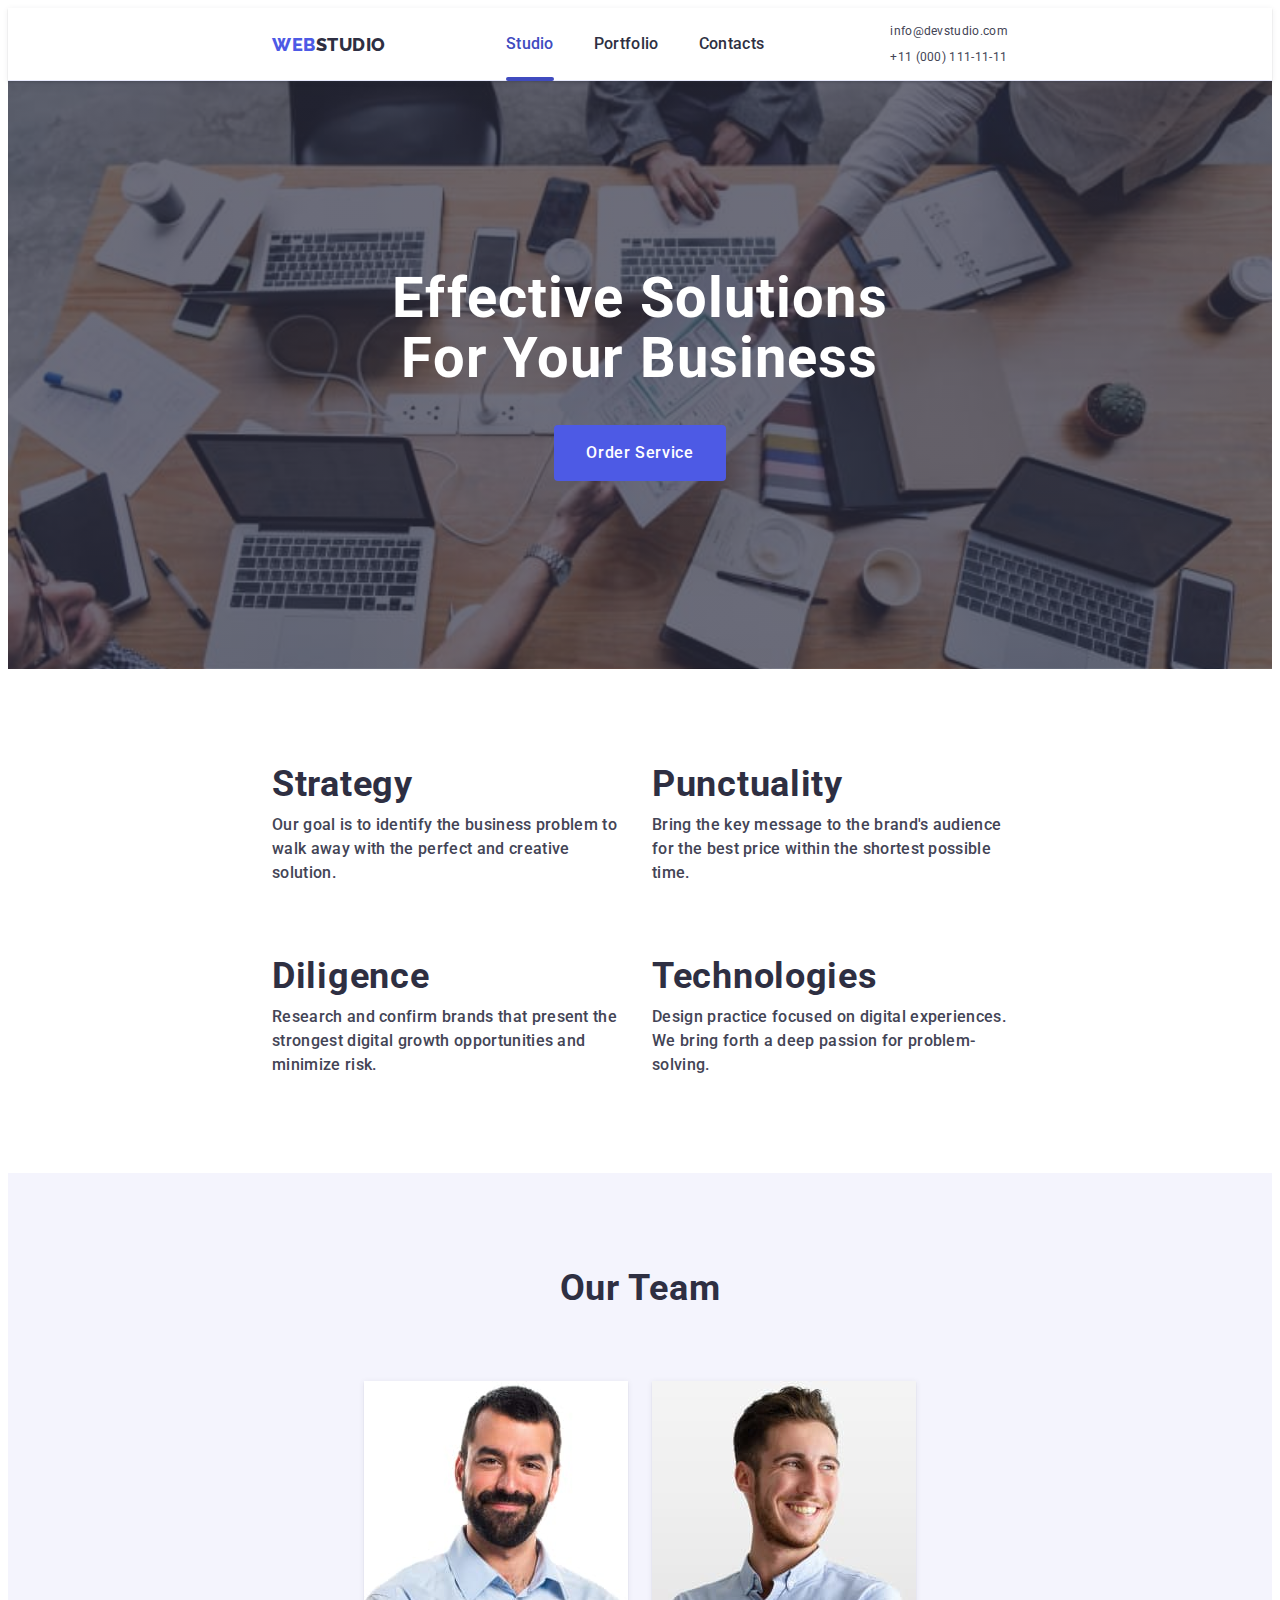
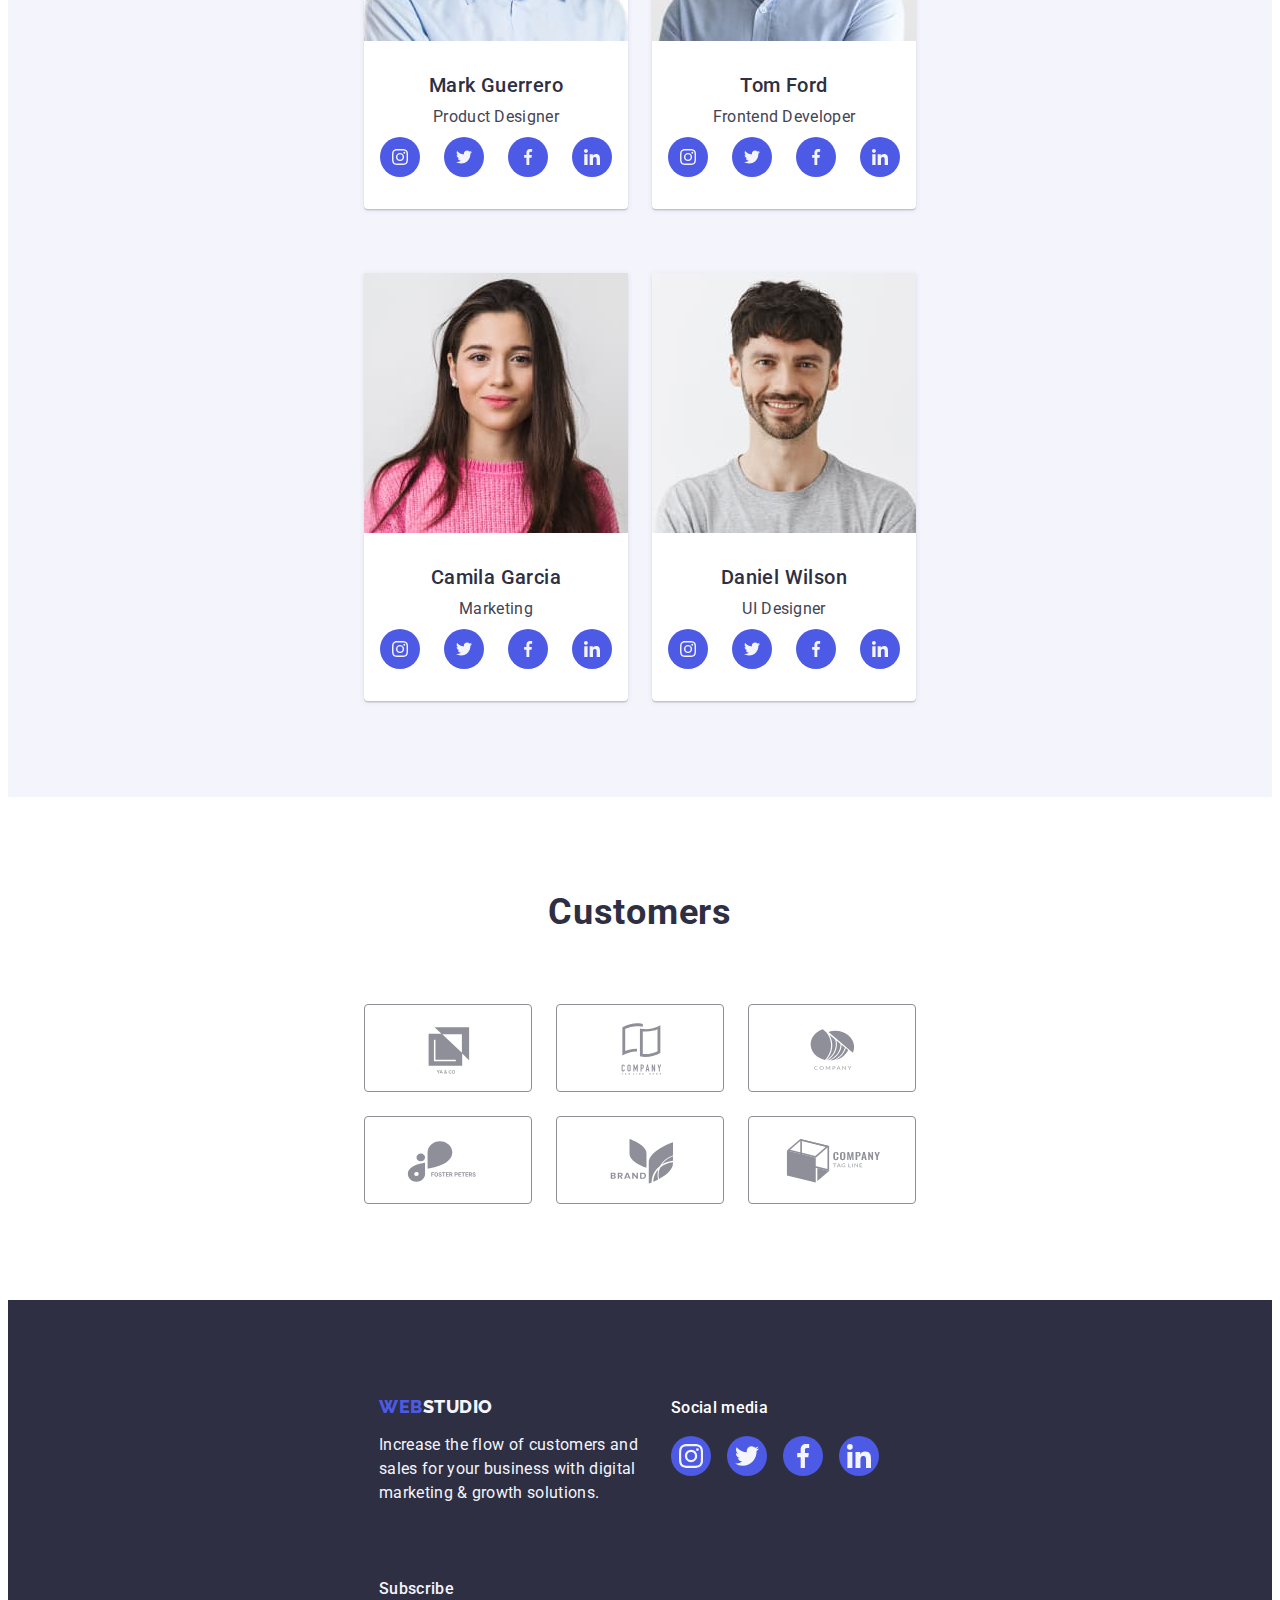
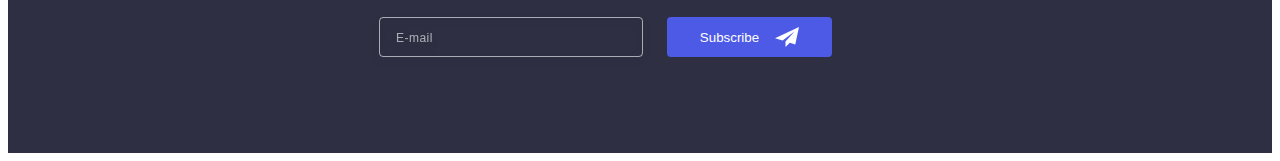
<file: index.html>
<!DOCTYPE html>
<html lang="en">
  <head>
    <meta charset="UTF-8" />
    <meta http-equiv="X-UA-Compatible" content="IE=edge" />
    <meta name="viewport" content="width=device-width, initial-scale=1.0" />
    <title>HomeWork</title>
    <link rel="preconnect" href="https://fonts.googleapis.com" />
    <link rel="preconnect" href="https://fonts.gstatic.com" crossorigin />
    <link
      href="https://fonts.googleapis.com/css2?family=Raleway:wght@800&family=Roboto:wght@400;500;700;900&display=swap"
      rel="stylesheet"
    />
    <link
      rel="stylesheet"
      href="https://cdnjs.cloudflare.com/ajax/libs/modern-normalize/1.1.0/modern-normalize.min.css"
      integrity="sha512-wpPYUAdjBVSE4KJnH1VR1HeZfpl1ub8YT/NKx4PuQ5NmX2tKuGu6U/JRp5y+Y8XG2tV+wKQpNHVUX03MfMFn9Q=="
      crossorigin="anonymous"
      referrerpolicy="no-referrer"
    />
    <link rel="stylesheet" href="./css/styles.css" />
    <link rel="stylesheet" href="./css/media.css" />
  </head>
  <body>
    <!-- Header -->
    <header class="header">
      <div class="header-container container">
        <nav class="nav-links">
          <a class="logo link" href="./index.html"
            >Web<span class="accent">Studio</span></a
          >
          <ul class="nav-list list">
            <li class="current-page-wrap">
              <a class="nav-item link current-page" href="./index.html"
                >Studio</a
              >
            </li>

            <li>
              <a class="nav-item link" href="./portfolio.html">Portfolio</a>
            </li>
            <li><a class="nav-item link" href="">Contacts</a></li>
          </ul>
        </nav>

        <address class="address">
          <ul class="list contact-list">
            <li>
              <a class="contact link" href="mailto:info@devstudio.com"
                >info@devstudio.com</a
              >
            </li>
            <li>
              <a class="contact link" href="tel:+110001111111"
                >+11 (000) 111-11-11</a
              >
            </li>
          </ul>
        </address>
        <button type="button" class="mob-menu-btn" data-menu-open>
          <svg width="32" height="32" class="mob-menu-icon">
            <use href="./images/icons.svg#icon-mob-menu"></use>
          </svg>
        </button>
      </div>
      <!-- ! =====================MOB MENU======================= -->
      <div class="mob-menu-wrap is-hidden" data-menu>
        <button type="button" class="mob-menu-close" data-menu-close>
          <svg width="8" height="8" class="close-icon">
            <use href="./images/icons.svg#icon-close-black"></use>
          </svg>
        </button>
        <ul class="mob-menu-nav-list list">
          <li class="mob-nav-item">
            <a class="mob-nav-link link current-menu-item" href="./index.html"
              >Studio</a
            >
          </li>

          <li class="mob-nav-item">
            <a class="mob-nav-link link" href="./portfolio.html">Portfolio</a>
          </li>
          <li class="mob-nav-item">
            <a class="mob-nav-link link" href="">Contacts</a>
          </li>
        </ul>

        <address class="mob-menu-address">
          <ul class="list menu-contact-list">
            <li class="mob-menu-number">
              <a class="mob-contact-number link" href="tel:+110001111111"
                >+11 (000) 111-11-11</a
              >
            </li>
            <li class="mob-menu-mail">
              <a class="mob-contact-mail link" href="mailto:info@devstudio.com"
                >info@devstudio.com</a
              >
            </li>
          </ul>
        </address>

        <!--  SOC MEDIA ICONS -->

        <ul class="mob-soc list">
          <li class="soc-media-icon">
            <a href="" class="soc-link">
              <svg width="16" height="16" class="soc-link-icon">
                <use href="./images/icons.svg#icon-instagram"></use>
              </svg>
            </a>
          </li>
          <li class="soc-media-icon">
            <a href="" class="soc-link">
              <svg width="16" height="16" class="soc-link-icon">
                <use href="./images/icons.svg#icon-twitter"></use>
              </svg>
            </a>
          </li>
          <li class="soc-media-icon">
            <a href="" class="soc-link">
              <svg width="16" height="16" class="soc-link-icon">
                <use href="./images/icons.svg#icon-facebook"></use>
              </svg>
            </a>
          </li>
          <li class="soc-media-icon">
            <a href="" class="soc-link">
              <svg width="16" height="16" class="soc-link-icon">
                <use href="./images/icons.svg#icon-linkedin"></use>
              </svg>
            </a>
          </li>
        </ul>
      </div>
    </header>
    <main>
      <!-- Hero -->
      <section class="hero">
        <div class="hero-container container">
          <h1 class="hero-title">Effective Solutions for Your Business</h1>
          <button class="button-hero" type="button" data-modal-open>
            Order Service
          </button>
        </div>
      </section>
      <!-- Advantages & Features -->
      <section class="features-section section">
        <div class="container">
          <h2 class="section-title" hidden>Advantages & Features</h2>
          <ul class="list features-list">
            <li class="feature-container">
              <div class="icon-bg">
                <svg width="64" height="64">
                  <use href="./images/icons.svg#icon-antenna"></use>
                </svg>
              </div>
              <h3 class="title feature-title">Strategy</h3>
              <p class="feature">
                Our goal is to identify the business problem to walk away with
                the perfect and creative solution.
              </p>
            </li>
            <li class="feature-container">
              <div class="icon-bg">
                <svg width="64" height="64">
                  <use href="./images/icons.svg#icon-clock"></use>
                </svg>
              </div>
              <h3 class="title feature-title">Punctuality</h3>
              <p class="feature">
                Bring the key message to the brand's audience for the best price
                within the shortest possible time.
              </p>
            </li>
            <li class="feature-container">
              <div class="icon-bg">
                <svg width="64" height="64">
                  <use href="./images/icons.svg#icon-diagram"></use>
                </svg>
              </div>
              <h3 class="title feature-title">Diligence</h3>
              <p class="feature">
                Research and confirm brands that present the strongest digital
                growth opportunities and minimize risk.
              </p>
            </li>
            <li class="feature-container">
              <div class="icon-bg">
                <svg width="64" height="64">
                  <use href="./images/icons.svg#icon-astronaut"></use>
                </svg>
              </div>
              <h3 class="title feature-title">Technologies</h3>
              <p class="feature">
                Design practice focused on digital experiences. We bring forth a
                deep passion for problem-solving.
              </p>
            </li>
          </ul>
        </div>
      </section>

      <!-- ================Presentation pictures================= -->

      <section class="presentation-section section">
        <div class="container presentation-container">
          <h2 class="section-title presentation-title">What are we doing</h2>
          <ul class="list presentation-pics">
            <li class="present-pic">
              <img
                srcset="./images/monitor-2x.jpg 2x"
                src="./images/monitor.jpg"
                alt="Monitor"
                width="360"
              />
            </li>
            <li class="present-pic">
              <img
                srcset="/images/smartphone-2x.jpg 2x"
                src="./images/smartphone.jpg"
                alt="Multiple smartphone screens"
                width="360"
              />
            </li>
            <li class="present-pic">
              <img
                srcset="./images/hand-with-phone-2x.jpg 2x"
                src="./images/hand-with-phone.jpg"
                alt="Smartphone in hand"
                width="360"
              />
            </li>
          </ul>
        </div>
      </section>

      <!-- =================== Our team ======================== -->

      <section class="team section">
        <div class="container team-container">
          <h2 class="section-title team-title">Our Team</h2>
          <ul class="list team-list">
            <li class="team-member">
              <img
                srcset="./images/mark-2x.jpg 2x"
                src="./images/mark.jpg"
                alt="Mark Guerrero photo"
                width="264"
                class="member-photo"
              />
              <div class="member-container">
                <h3 class="title member-name">Mark Guerrero</h3>
                <p class="spec">Product Designer</p>
                <ul class="soc-media-links list">
                  <li class="soc-media-icon">
                    <a href="" class="soc-link">
                      <svg width="16" height="16" class="soc-link-icon">
                        <use href="./images/icons.svg#icon-instagram"></use>
                      </svg>
                    </a>
                  </li>
                  <li class="soc-media-icon">
                    <a href="" class="soc-link">
                      <svg width="16" height="16" class="soc-link-icon">
                        <use href="./images/icons.svg#icon-twitter"></use>
                      </svg>
                    </a>
                  </li>
                  <li class="soc-media-icon">
                    <a href="" class="soc-link">
                      <svg width="16" height="16" class="soc-link-icon">
                        <use href="./images/icons.svg#icon-facebook"></use>
                      </svg>
                    </a>
                  </li>
                  <li class="soc-media-icon">
                    <a href="" class="soc-link">
                      <svg width="16" height="16" class="soc-link-icon">
                        <use href="./images/icons.svg#icon-linkedin"></use>
                      </svg>
                    </a>
                  </li>
                </ul>
              </div>
            </li>
            <li class="team-member">
              <img
                srcset="./images/tom-2x.jpg 2x"
                src="./images/tom.jpg"
                alt="Tom Ford photo"
                width="264"
                class="member-photo"
              />
              <div class="member-container">
                <h3 class="title member-name">Tom Ford</h3>
                <p class="spec">Frontend Developer</p>
                <ul class="soc-media-links list">
                  <li class="soc-media-icon">
                    <a href="" class="soc-link">
                      <svg width="16" height="16" class="soc-link-icon">
                        <use href="./images/icons.svg#icon-instagram"></use>
                      </svg>
                    </a>
                  </li>
                  <li class="soc-media-icon">
                    <a href="" class="soc-link">
                      <svg width="16" height="16" class="soc-link-icon">
                        <use href="./images/icons.svg#icon-twitter"></use>
                      </svg>
                    </a>
                  </li>
                  <li class="soc-media-icon">
                    <a href="" class="soc-link">
                      <svg width="16" height="16" class="soc-link-icon">
                        <use href="./images/icons.svg#icon-facebook"></use>
                      </svg>
                    </a>
                  </li>
                  <li class="soc-media-icon">
                    <a href="" class="soc-link">
                      <svg width="16" height="16" class="soc-link-icon">
                        <use href="./images/icons.svg#icon-linkedin"></use>
                      </svg>
                    </a>
                  </li>
                </ul>
              </div>
            </li>
            <li class="team-member">
              <img
                srcset="./images/camila-2x.jpg 2x"
                src="./images/camila.jpg"
                alt="Camila Garcia photo"
                width="264"
                class="member-photo"
              />
              <div class="member-container">
                <h3 class="title member-name">Camila Garcia</h3>
                <p class="spec">Marketing</p>
                <ul class="soc-media-links list">
                  <li class="soc-media-icon">
                    <a href="" class="soc-link">
                      <svg width="16" height="16" class="soc-link-icon">
                        <use href="./images/icons.svg#icon-instagram"></use>
                      </svg>
                    </a>
                  </li>
                  <li class="soc-media-icon">
                    <a href="" class="soc-link">
                      <svg width="16" height="16" class="soc-link-icon">
                        <use href="./images/icons.svg#icon-twitter"></use>
                      </svg>
                    </a>
                  </li>
                  <li class="soc-media-icon">
                    <a href="" class="soc-link">
                      <svg width="16" height="16" class="soc-link-icon">
                        <use href="./images/icons.svg#icon-facebook"></use>
                      </svg>
                    </a>
                  </li>
                  <li class="soc-media-icon">
                    <a href="" class="soc-link">
                      <svg width="16" height="16" class="soc-link-icon">
                        <use href="./images/icons.svg#icon-linkedin"></use>
                      </svg>
                    </a>
                  </li>
                </ul>
              </div>
            </li>
            <li class="team-member">
              <img
                src="./images/daniel.jpg"
                alt="Daniel Wilson photo"
                width="264"
                class="member-photo"
              />
              <div class="member-container">
                <h3 class="title member-name">Daniel Wilson</h3>
                <p class="spec">UI Designer</p>
                <ul class="soc-media-links list">
                  <li class="soc-media-icon">
                    <a href="" class="soc-link">
                      <svg width="16" height="16" class="soc-link-icon">
                        <use href="./images/icons.svg#icon-instagram"></use>
                      </svg>
                    </a>
                  </li>
                  <li class="soc-media-icon">
                    <a href="" class="soc-link">
                      <svg width="16" height="16" class="soc-link-icon">
                        <use href="./images/icons.svg#icon-twitter"></use>
                      </svg>
                    </a>
                  </li>
                  <li class="soc-media-icon">
                    <a href="" class="soc-link">
                      <svg width="16" height="16" class="soc-link-icon">
                        <use href="./images/icons.svg#icon-facebook"></use>
                      </svg>
                    </a>
                  </li>
                  <li class="soc-media-icon">
                    <a href="" class="soc-link">
                      <svg width="16" height="16" class="soc-link-icon">
                        <use href="./images/icons.svg#icon-linkedin"></use>
                      </svg>
                    </a>
                  </li>
                </ul>
              </div>
            </li>
          </ul>
        </div>
      </section>
      <section class="section customers-section">
        <div class="container customers-container">
          <h2 class="section-title customers-title">Customers</h2>
          <ul class="customers-list list">
            <li class="customer">
              <a href="" class="customer-link link">
                <svg width="104" height="56" class="customer-icon">
                  <use href="./images/icons.svg#icon-client-one"></use>
                </svg>
              </a>
            </li>
            <li class="customer">
              <a href="" class="customer-link link">
                <svg width="104" height="56" class="customer-icon">
                  <use href="./images/icons.svg#icon-client-two"></use>
                </svg>
              </a>
            </li>
            <li class="customer">
              <a href="" class="customer-link link">
                <svg width="104" height="56" class="customer-icon">
                  <use href="./images/icons.svg#icon-client-three"></use>
                </svg>
              </a>
            </li>
            <li class="customer">
              <a href="" class="customer-link link">
                <svg width="104" height="56" class="customer-icon">
                  <use href="./images/icons.svg#icon-client-four"></use>
                </svg>
              </a>
            </li>
            <li class="customer">
              <a href="" class="customer-link link">
                <svg width="104" height="56" class="customer-icon">
                  <use href="./images/icons.svg#icon-client-five"></use>
                </svg>
              </a>
            </li>
            <li class="customer">
              <a href="" class="customer-link link">
                <svg width="104" height="56" class="customer-icon">
                  <use href="./images/icons.svg#icon-client-six"></use>
                </svg>
              </a>
            </li>
          </ul>
        </div>
      </section>
    </main>
    <!-- Footer -->
    <footer class="footer">
      <div class="container footer-container">
        <div class="logo-n-text">
          <a class="footer-logo link" href="./index.html"
            >Web<span class="accent-footer">Studio</span></a
          >
          <p class="footer-slogan">
            Increase the flow of customers and sales for your business with
            digital marketing & growth solutions.
          </p>
        </div>
        <div class="soc-media-footer">
          <p class="footer-soc-title">Social media</p>
          <ul class="list soc-list">
            <li class="soc-media-icon">
              <a href="" class="footer-soc-link">
                <svg width="24" height="24" class="soc-link-icon">
                  <use href="./images/icons.svg#icon-instagram"></use>
                </svg>
              </a>
            </li>
            <li class="soc-media-icon">
              <a href="" class="footer-soc-link">
                <svg width="24" height="24" class="soc-link-icon">
                  <use href="./images/icons.svg#icon-twitter"></use>
                </svg>
              </a>
            </li>
            <li class="soc-media-icon">
              <a href="" class="footer-soc-link">
                <svg width="24" height="24" class="soc-link-icon">
                  <use href="./images/icons.svg#icon-facebook"></use>
                </svg>
              </a>
            </li>
            <li class="soc-media-icon">
              <a href="" class="footer-soc-link">
                <svg width="24" height="24" class="soc-link-icon">
                  <use href="./images/icons.svg#icon-linkedin"></use>
                </svg>
              </a>
            </li>
          </ul>
        </div>
        <div class="sub-field-wrap">
          <label for="sub-inp" class="sub-label"
            ><span class="sub-text">Subscribe</span>
          </label>
          <form class="sub-form">
            <input
              type="email"
              id="sub-inp"
              class="sub-field"
              placeholder="E-mail"
              name="sub-input"
            />
            <button type="submit" class="sub-button">
              Subscribe
              <svg width="24" height="24" class="sub-icon">
                <use href="./images/icons.svg#icon-telegram"></use>
              </svg>
            </button>
          </form>
        </div>
      </div>
    </footer>
    <div class="backdrop is-hidden" data-modal>
      <div class="modal">
        <button type="button" class="modal-close" data-modal-close>
          <svg width="8" height="8" class="close-icon">
            <use href="./images/icons.svg#icon-close-black"></use>
          </svg>
        </button>

        <form class="modal-form">
          <p class="modal-text">
            Leave your contacts and we will call you back
          </p>
          <label>
            <span class="label-text">Name</span>
            <div class="mod-input-wrap">
              <input type="text" name="mod-name" class="mod-name mod-input" />
              <svg width="18" height="18" class="modal-icon">
                <use href="./images/icons.svg#icon-person"></use>
              </svg>
            </div>
          </label>

          <label>
            <span class="label-text">Phone</span>
            <div class="mod-input-wrap">
              <input type="text" name="mod-phone" class="mod-phone mod-input" />
              <svg width="18" height="18" class="modal-icon">
                <use href="./images/icons.svg#icon-phone"></use>
              </svg>
            </div>
          </label>

          <label>
            <span class="label-text">Email</span>
            <div class="mod-input-wrap">
              <input type="email" name="mod-mail" class="mod-mail mod-input" />
              <svg width="18" height="18" class="modal-icon">
                <use href="./images/icons.svg#icon-email"></use>
              </svg>
            </div>
          </label>

          <label>
            <span class="label-text">Comment</span>
            <div class="mod-input-wrap">
              <textarea
                name="mod-comment"
                id="modal-comm"
                class="mod-comment"
                placeholder="Text input"
              ></textarea>
            </div>
          </label>
          <label class="checkbox-label">
            <input type="checkbox" class="checkbox" />
            <span class="tick-wrap">
              <svg width="10" height="8" class="checkbox-tick">
                <use href="./images/icons.svg#icon-tick"></use>
              </svg>
            </span>
            <span class="priv-policy">
              I accept the terms and conditions of the
              <a
                href="https://youtu.be/dQw4w9WgXcQ"
                rel="noopener noreferrer nofollow"
                class="privacy-link"
                target="_blank"
                >Privacy Policy</a
              >.
              <!-- Check this ^ out -->
            </span>
          </label>
          <button type="submit" class="modal-send">Send</button>
        </form>
      </div>
    </div>
    <script src="./js/modal.js"></script>
    <script src="./js/mobmenu.js"></script>
  </body>
</html>
</file>
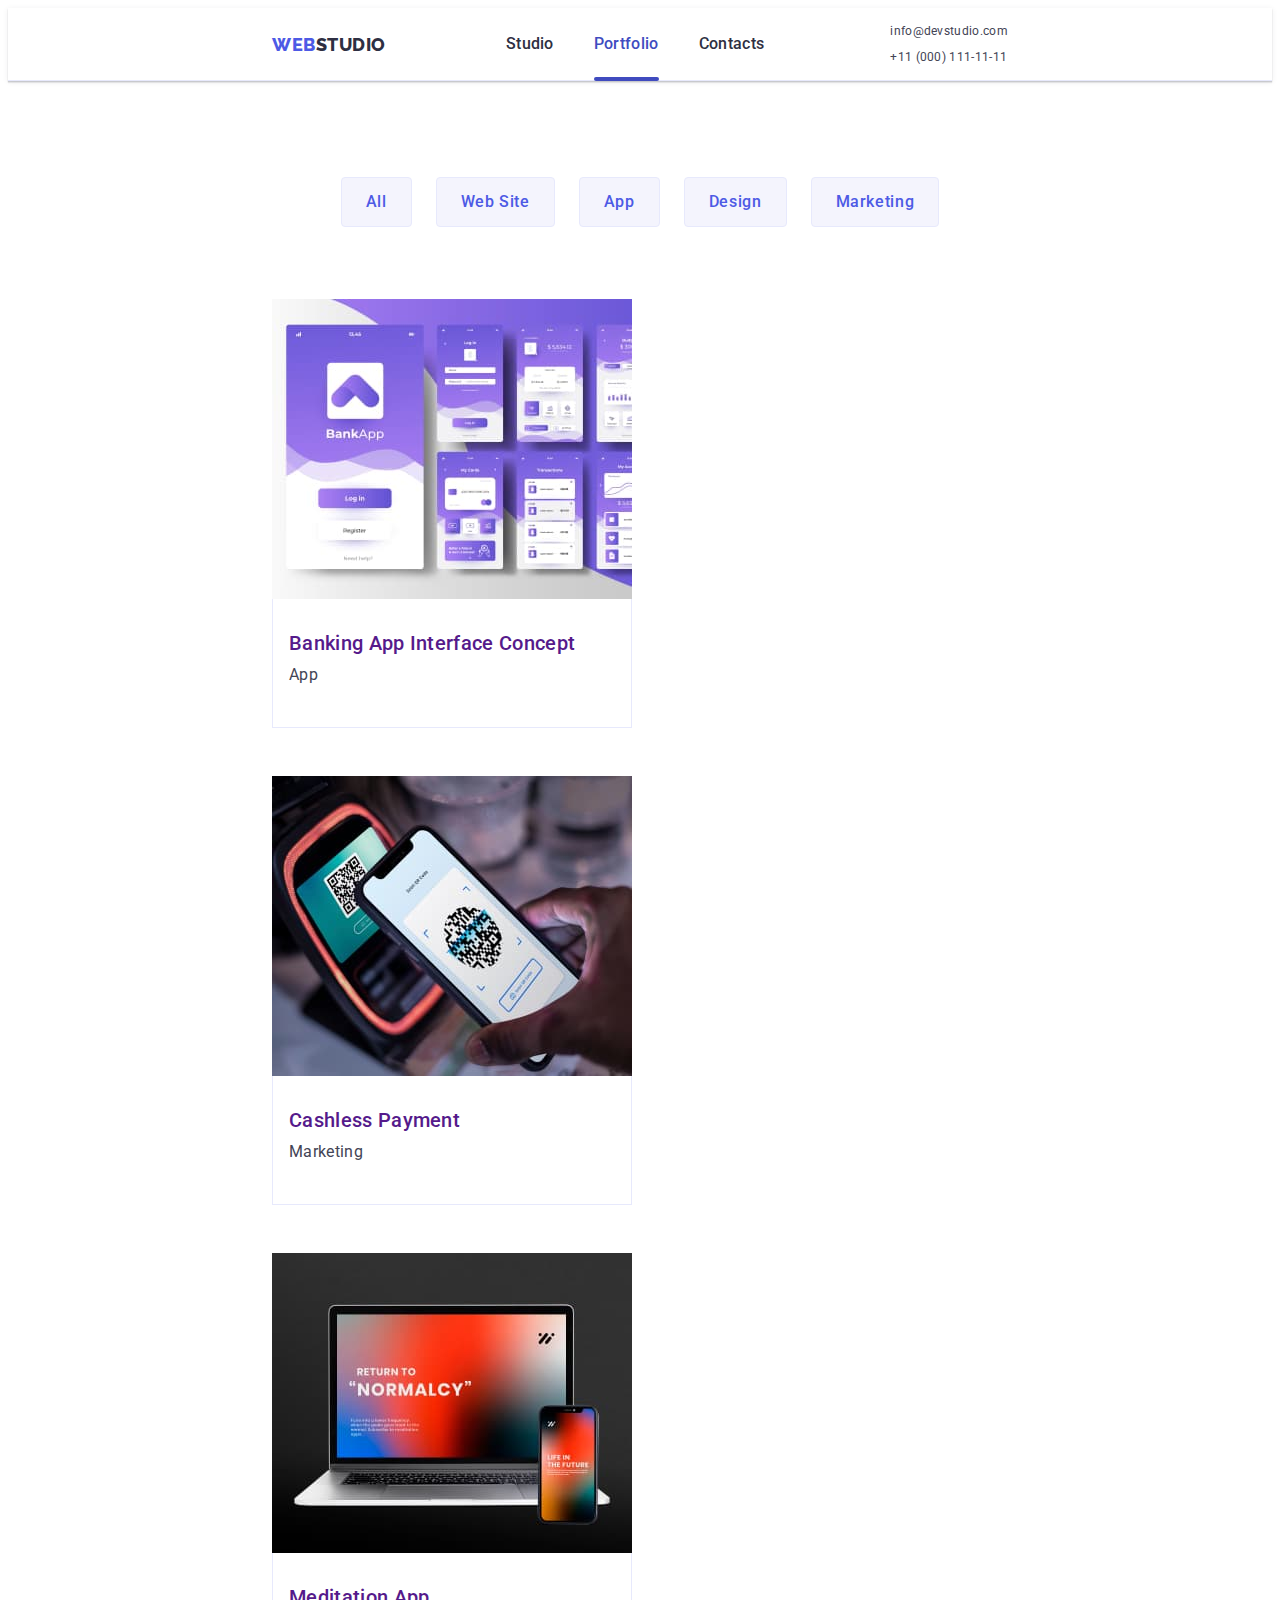
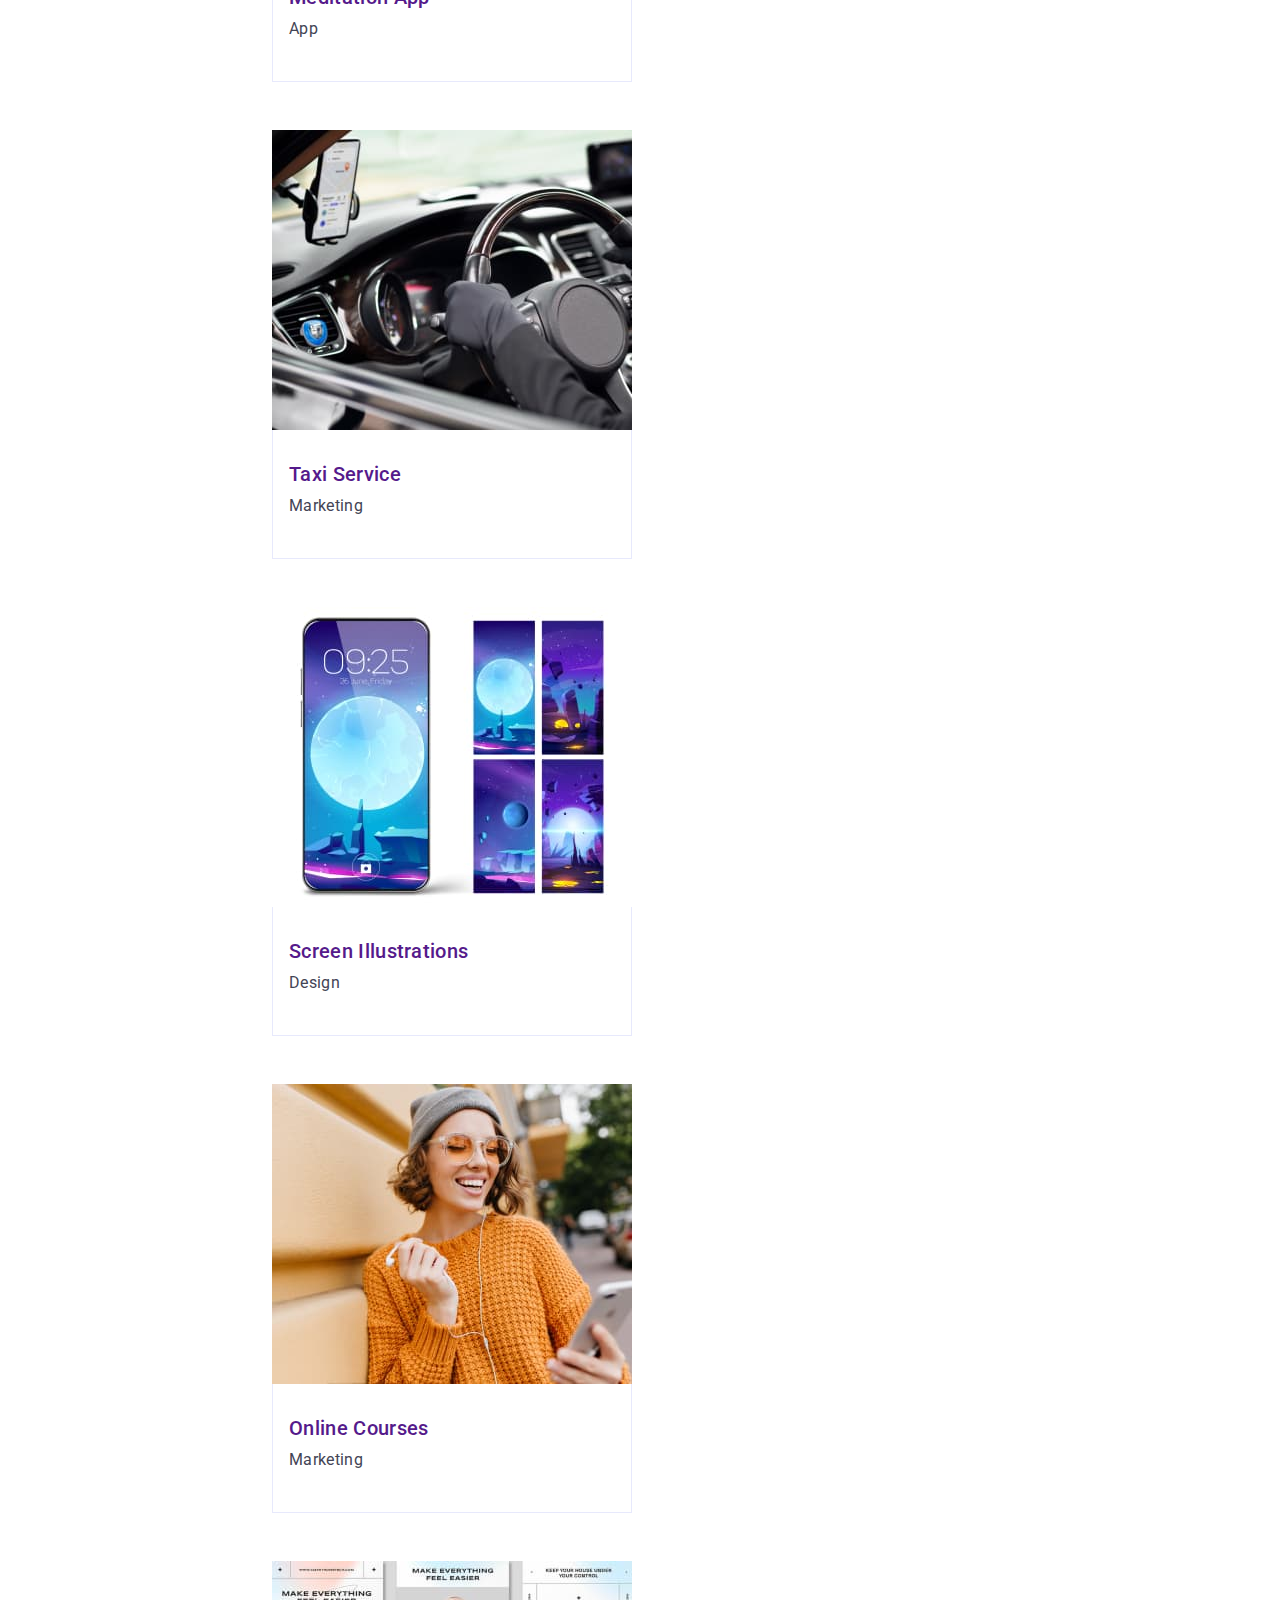
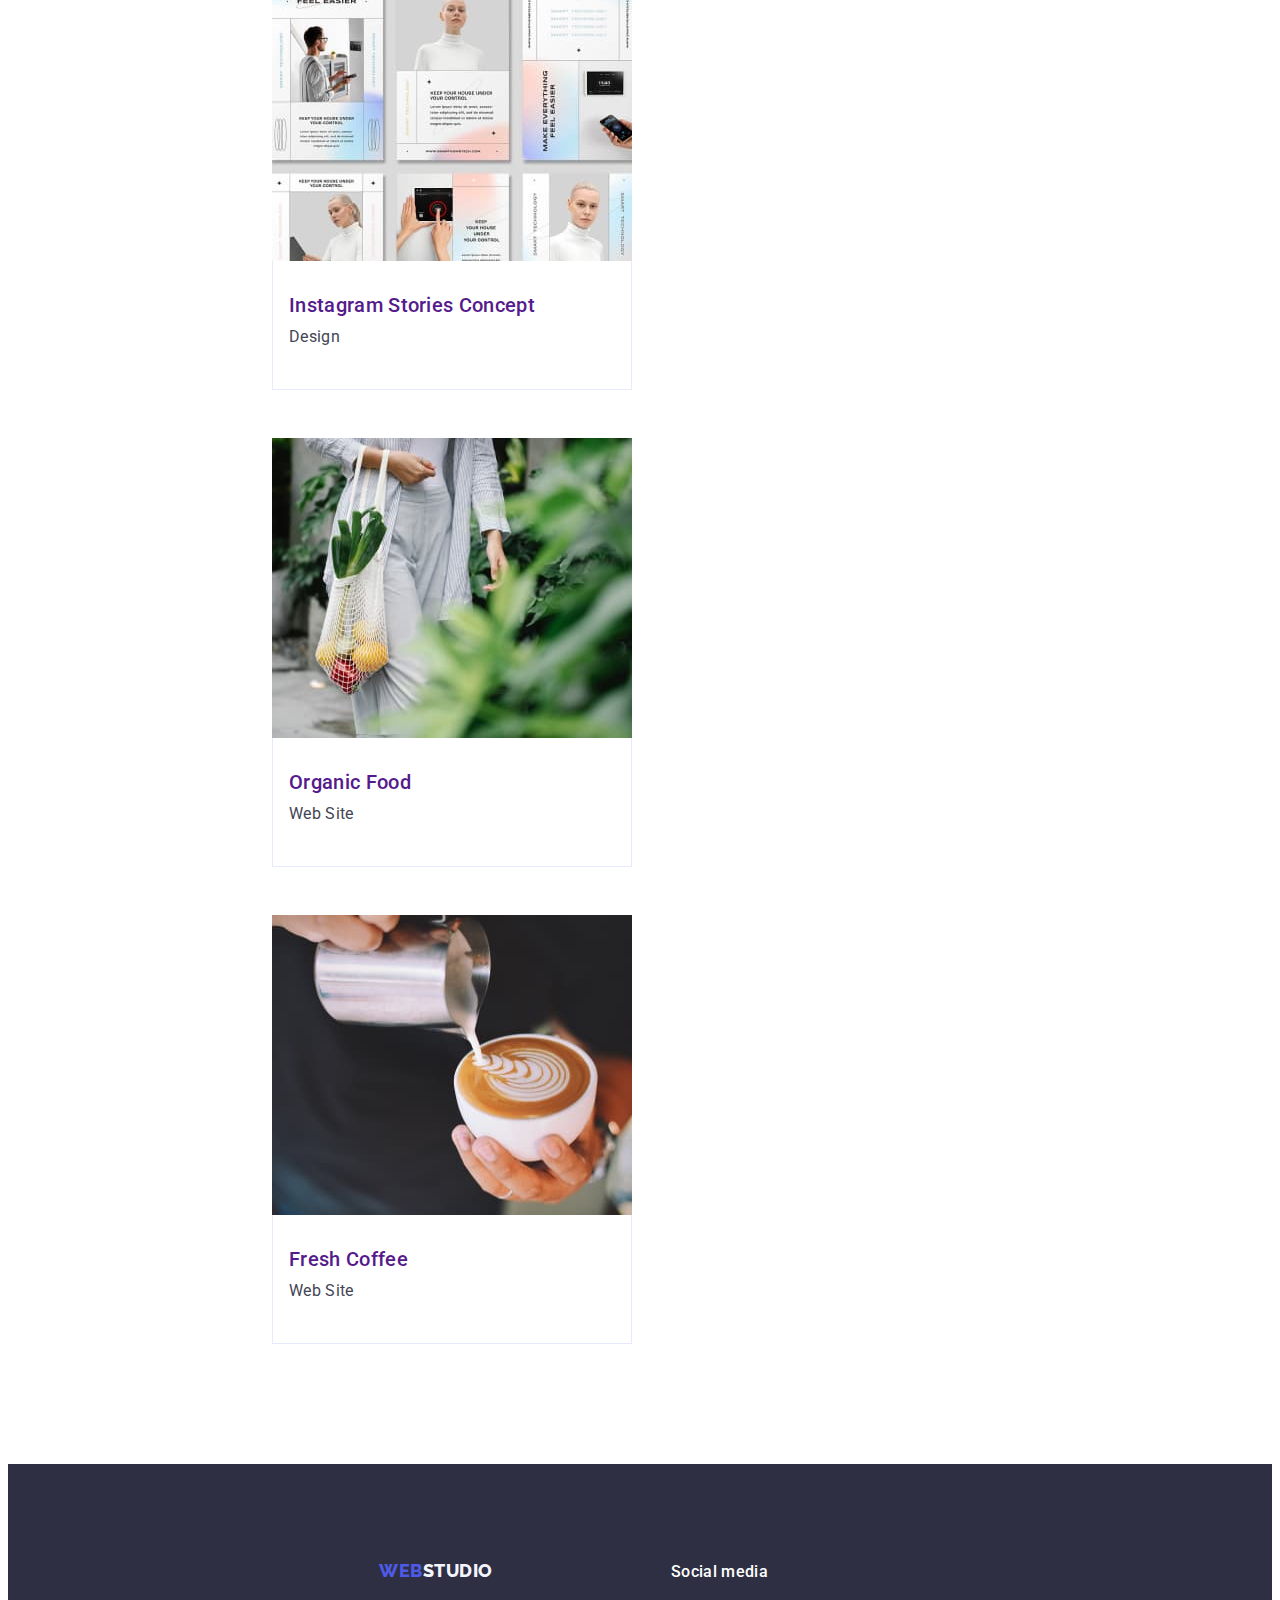
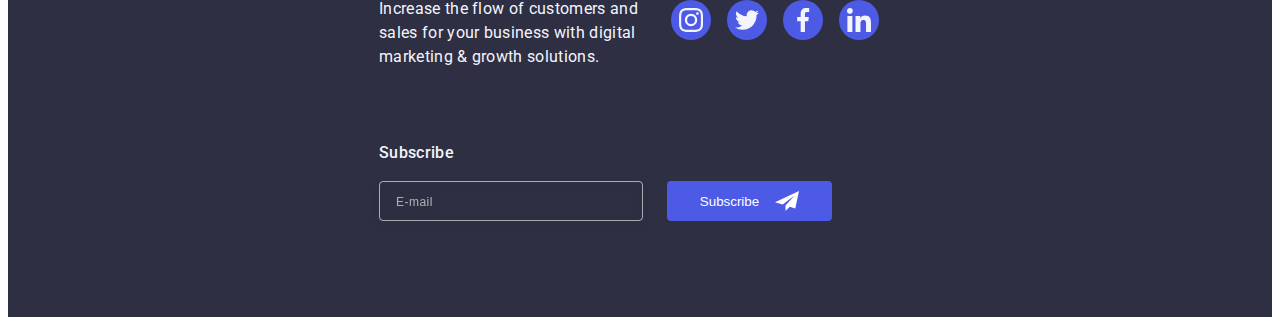
<file: portfolio.html>
<!DOCTYPE html>
<html lang="en">
  <head>
    <meta charset="UTF-8" />
    <meta http-equiv="X-UA-Compatible" content="IE=edge" />
    <meta name="viewport" content="width=device-width, initial-scale=1.0" />
    <title>Portfolio</title>
    <link rel="preconnect" href="https://fonts.googleapis.com" />
    <link rel="preconnect" href="https://fonts.gstatic.com" crossorigin />
    <link
      href="https://fonts.googleapis.com/css2?family=Raleway:wght@800&family=Roboto:wght@400;500;700;900&display=swap"
      rel="stylesheet"
    />
    <link
      rel="stylesheet"
      href="https://cdnjs.cloudflare.com/ajax/libs/modern-normalize/1.1.0/modern-normalize.min.css"
      integrity="sha512-wpPYUAdjBVSE4KJnH1VR1HeZfpl1ub8YT/NKx4PuQ5NmX2tKuGu6U/JRp5y+Y8XG2tV+wKQpNHVUX03MfMFn9Q=="
      crossorigin="anonymous"
      referrerpolicy="no-referrer"
    />

    <link rel="stylesheet" href="./css/styles.css" />
    <link rel="stylesheet" href="./css/media.css" />
  </head>
  <body>
    <!-- Header -->
    <header class="header">
      <div class="header-container container">
        <nav class="nav-links">
          <a class="logo link" href="./index.html"
            >Web<span class="accent">Studio</span></a
          >
          <ul class="nav-list list">
            <li><a class="nav-item link" href="./index.html">Studio</a></li>

            <li class="current-page-wrap">
              <a class="nav-item link current-page" href="./portfolio.html"
                >Portfolio</a
              >
            </li>

            <li><a class="nav-item link" href="">Contacts</a></li>
          </ul>
        </nav>

        <address class="address">
          <ul class="list contact-list">
            <li>
              <a class="contact link" href="mailto:info@devstudio.com"
                >info@devstudio.com</a
              >
            </li>
            <li>
              <a class="contact link" href="tel:+110001111111"
                >+11 (000) 111-11-11</a
              >
            </li>
          </ul>
        </address>
      </div>
    </header>
    <!-- Main -->
    <main>
      <section class="portfolio-section">
        <div class="container portfolio-container">
          <h1 hidden>Portfolio</h1>
          <!-- Filter -->
          <ul class="list filter">
            <li><button class="filter-btn" type="button">All</button></li>
            <li><button class="filter-btn" type="button">Web Site</button></li>
            <li><button class="filter-btn" type="button">App</button></li>
            <li><button class="filter-btn" type="button">Design</button></li>
            <li><button class="filter-btn" type="button">Marketing</button></li>
          </ul>
          <!-- Project cards -->
          <ul class="list example-list">
            <li class="project-examples">
              <a class="example link" href=""
                ><div class="example-wrap">
                  <img
                    src="./images/banking-app.jpg"
                    alt="Banking application interface"
                    width="360"
                  />
                  <p class="example-top-text">
                    14 Stylish and User-Friendly App Design Concepts · Task
                    Manager App · Calorie Tracker App · Exotic Fruit Ecommerce
                    App · Cloud Storage App
                  </p>
                </div>
                <div class="spec-container">
                  <h2 class="title spec-title">
                    Banking App Interface Concept
                  </h2>
                  <p class="spec">App</p>
                </div>
              </a>
            </li>
            <li class="project-examples">
              <a class="link example" href="">
                <div class="example-wrap">
                  <img
                    src="./images/cashless-payment.jpg"
                    alt="Cashless payment with smartphone"
                    width="360"
                  />
                  <p class="example-top-text">
                    14 Stylish and User-Friendly App Design Concepts · Task
                    Manager App · Calorie Tracker App · Exotic Fruit Ecommerce
                    App · Cloud Storage App
                  </p>
                </div>
                <div class="spec-container">
                  <h2 class="title spec-title">Cashless Payment</h2>
                  <p class="spec">Marketing</p>
                </div>
              </a>
            </li>
            <li class="project-examples">
              <a class="link example" href=""
                ><div class="example-wrap">
                  <img
                    src="./images/meditation-app.jpg"
                    alt="Meditation application"
                    width="360"
                  />
                  <p class="example-top-text">
                    14 Stylish and User-Friendly App Design Concepts · Task
                    Manager App · Calorie Tracker App · Exotic Fruit Ecommerce
                    App · Cloud Storage App
                  </p>
                </div>
                <div class="spec-container">
                  <h2 class="title spec-title">Meditation App</h2>
                  <p class="spec">App</p>
                </div>
              </a>
            </li>
            <li class="project-examples">
              <a class="link example" href=""
                ><div class="example-wrap">
                  <img
                    src="./images/taxi-service.jpg"
                    alt="Taxi app on the phone inside the card"
                    width="360"
                  />
                  <p class="example-top-text">
                    14 Stylish and User-Friendly App Design Concepts · Task
                    Manager App · Calorie Tracker App · Exotic Fruit Ecommerce
                    App · Cloud Storage App
                  </p>
                </div>
                <div class="spec-container">
                  <h2 class="title spec-title">Taxi Service</h2>
                  <p class="spec">Marketing</p>
                </div>
              </a>
            </li>
            <li class="project-examples">
              <a class="link example" href=""
                ><div class="example-wrap">
                  <img
                    src="./images/screen-illustrations.jpg"
                    alt="Smartphone wallpapers presentation"
                    width="360"
                  />
                  <p class="example-top-text">
                    14 Stylish and User-Friendly App Design Concepts · Task
                    Manager App · Calorie Tracker App · Exotic Fruit Ecommerce
                    App · Cloud Storage App
                  </p>
                </div>
                <div class="spec-container">
                  <h2 class="title spec-title">Screen Illustrations</h2>
                  <p class="spec">Design</p>
                </div>
              </a>
            </li>
            <li class="project-examples">
              <a class="link example" href=""
                ><div class="example-wrap">
                  <img
                    src="./images/online-courses.jpg"
                    alt="Girl with phone on her hand"
                    width="360"
                  />
                  <p class="example-top-text">
                    14 Stylish and User-Friendly App Design Concepts · Task
                    Manager App · Calorie Tracker App · Exotic Fruit Ecommerce
                    App · Cloud Storage App
                  </p>
                </div>
                <div class="spec-container">
                  <h2 class="title spec-title">Online Courses</h2>
                  <p class="spec">Marketing</p>
                </div>
              </a>
            </li>
            <li class="project-examples">
              <a class="link example" href=""
                ><div class="example-wrap">
                  <img
                    src="./images/instagram-stories-concept.jpg"
                    alt="Design concept"
                    width="360"
                  />
                  <p class="example-top-text">
                    14 Stylish and User-Friendly App Design Concepts · Task
                    Manager App · Calorie Tracker App · Exotic Fruit Ecommerce
                    App · Cloud Storage App
                  </p>
                </div>
                <div class="spec-container">
                  <h2 class="title spec-title">Instagram Stories Concept</h2>
                  <p class="spec">Design</p>
                </div>
              </a>
            </li>
            <li class="project-examples">
              <a class="link example" href=""
                ><div class="example-wrap">
                  <img
                    src="./images/organic-food.jpg"
                    alt="Woman with bag of fruits and vegetables"
                    width="360"
                  />
                  <p class="example-top-text">
                    14 Stylish and User-Friendly App Design Concepts · Task
                    Manager App · Calorie Tracker App · Exotic Fruit Ecommerce
                    App · Cloud Storage App
                  </p>
                </div>
                <div class="spec-container">
                  <h2 class="title spec-title">Organic Food</h2>
                  <p class="spec">Web Site</p>
                </div>
              </a>
            </li>
            <li class="project-examples">
              <a class="link example" href=""
                ><div class="example-wrap">
                  <img
                    src="./images/fresh-coffee.jpg"
                    alt="Hands holding a cup of coffee"
                    width="360"
                  />
                  <p class="example-top-text">
                    14 Stylish and User-Friendly App Design Concepts · Task
                    Manager App · Calorie Tracker App · Exotic Fruit Ecommerce
                    App · Cloud Storage App
                  </p>
                </div>
                <div class="spec-container">
                  <h2 class="title spec-title">Fresh Coffee</h2>
                  <p class="spec">Web Site</p>
                </div>
              </a>
            </li>
          </ul>
        </div>
      </section>
    </main>
    <!-- Footer -->
    <footer class="footer">
      <div class="container footer-container">
        <div class="logo-n-text">
          <a class="footer-logo link" href="./index.html"
            >Web<span class="accent-footer">Studio</span></a
          >
          <p class="footer-slogan">
            Increase the flow of customers and sales for your business with
            digital marketing & growth solutions.
          </p>
        </div>
        <div class="soc-media-footer">
          <p class="footer-soc-title">Social media</p>
          <ul class="list soc-list">
            <li class="soc-media-icon">
              <a href="" class="footer-soc-link">
                <svg width="24" height="24" class="soc-link-icon">
                  <use href="./images/icons.svg#icon-instagram"></use>
                </svg>
              </a>
            </li>
            <li class="soc-media-icon">
              <a href="" class="footer-soc-link">
                <svg width="24" height="24" class="soc-link-icon">
                  <use href="./images/icons.svg#icon-twitter"></use>
                </svg>
              </a>
            </li>
            <li class="soc-media-icon">
              <a href="" class="footer-soc-link">
                <svg width="24" height="24" class="soc-link-icon">
                  <use href="./images/icons.svg#icon-facebook"></use>
                </svg>
              </a>
            </li>
            <li class="soc-media-icon">
              <a href="" class="footer-soc-link">
                <svg width="24" height="24" class="soc-link-icon">
                  <use href="./images/icons.svg#icon-linkedin"></use>
                </svg>
              </a>
            </li>
          </ul>
        </div>
        <div class="sub-field-wrap">
          <label for="sub-inp" class="sub-label"
            ><span class="sub-text">Subscribe</span>
          </label>
          <form class="sub-form">
            <input
              type="email"
              id="sub-inp"
              class="sub-field"
              placeholder="E-mail"
              name="sub-input"
            />
            <button type="submit" class="sub-button">
              Subscribe
              <svg width="24" height="24" class="sub-icon">
                <use href="./images/icons.svg#icon-telegram"></use>
              </svg>
            </button>
          </form>
        </div>
      </div>
    </footer>
  </body>
</html>
</file>
<file: css/styles.css>
:root {
  --white-bg: #ffffff;
  --dark: #2e2f42;
  --pressed-state: #404bbf;
  --primary-brand: #4d5ae5;
  --primary-text: #434455;
  --btn-secondary: #f4f4fd;
  --btn-primary: #e7e9fc;
  --subtle-text: #8e8f99;
  --green: #31d0aa;
  --dairy: #fcfcfc;
  --common-transition: 250ms cubic-bezier(0.4, 0, 0.2, 1);
}

/**==========================  Сommon classes =====================*/

body {
  color: var(--primary-text);
  background-color: var(--white-bg);
  font-family: Roboto, sans-serif;
  font-size: 16px;
  line-height: 1.5;
  letter-spacing: 0.02em;
}

* {
  box-sizing: border-box;
}
.list {
  list-style: none;
}

.link {
  text-decoration: none;
  cursor: pointer;
  font-style: normal;
}

.section {
  font-weight: 500;
  font-size: 20px;
  line-height: 1.2;
  letter-spacing: 0.02em;
  color: var(--dark);
}

h1,
h2,
h3,
h4,
h5,
h6,
p,
ul,
ol {
  margin: 0;
  padding: 0;
}
img {
  display: block;
  max-width: 100%;
  height: auto;
}

.container {
  max-width: 100%;
  margin: 0 auto;
  padding-left: 16px;
  padding-right: 16px;
  /* outline: 2px coral dashed; */
}
.title {
  font-weight: 500;
  font-size: 20px;
  line-height: 1.2;
}
.no-scroll {
  overflow: hidden;
}

/*!-------------------------------- Header ------------------------*/

.header {
  border-bottom: 1px solid var(--btn-primary);
  box-shadow: 0px 2px 1px rgba(46, 47, 66, 0.08),
    0px 1px 1px rgba(46, 47, 66, 0.16), 0px 1px 6px rgba(46, 47, 66, 0.08);
  position: relative;
}

.header-container {
  display: flex;
  justify-content: space-between;
}

/*!--------------------------------- Logo -------------------------*/
.logo {
  color: var(--primary-brand);
  font-family: Raleway, sans-serif;
  font-size: 18px;
  line-height: 1.17;
  font-weight: 800;
  letter-spacing: 0.03em;
  text-transform: uppercase;
  text-decoration: none;
  margin-right: 76px;
}
.accent {
  color: var(--dark);
}

/* !---------------------------- Navigation -----------------------*/
.nav-links {
  font-weight: 500;
  font-size: 16px;
  line-height: 1.5;
  letter-spacing: 0.02em;
  display: flex;
  align-items: center;
  padding: 24px 0 22px;
}

.nav-item:hover,
.nav-item:focus {
  color: var(--pressed-state);
}

.nav-item {
  display: inline-block;
  padding: 24px 0;
  color: var(--dark);
  transition: color var(--common-transition);
}

.nav-list {
  display: none;
  gap: 40px;
  margin-right: auto;
}

.current-page {
  position: relative;
  color: var(--pressed-state);
}

.current-page::after {
  content: '';
  position: absolute;
  bottom: -1px;
  left: 0;
  height: 4px;
  width: 100%;
  background-color: var(--pressed-state);
  border-radius: 2px;
}

/*!---------------------------- Contacts --------------------------*/
.address {
  display: none;
  font-style: normal;
  margin-left: auto;
}
.contact {
  display: block;
  color: var(--primary-text);
  font-weight: 400;
  font-size: 12px;
  line-height: 1.17;
  text-decoration: none;
  transition: color var(--common-transition);
}

.contact:hover,
.contact:focus {
  color: var(--pressed-state);
}

.contact-list {
  display: flex;
  gap: 40px;
  padding: 24px 0;
}

.mob-menu-btn {
  display: block;
  height: 32px;
  width: 32px;
  background-color: transparent;
  border: none;
  padding: 0;
  margin-top: 20px;
}

/**=========================== MOB MENU ========================**/
.mob-menu-close {
  position: absolute;
  z-index: 1;
  height: 24px;
  width: 24px;
  background-color: var(--white-bg);
  border-radius: 50%;
  border: 1px solid rgba(0, 0, 0, 0.1);
  padding: 0px;
  display: flex;
  align-items: center;
  justify-content: center;
  right: 24px;
  top: 24px;
  cursor: pointer;
}

.mob-menu-close:focus {
  background-color: var(--pressed-state);
  fill: var(--white-bg);
  border: none;
}

.mob-menu-wrap {
  display: flex;
  flex-direction: column;
  background-color: var(--white-bg);
  top: 0;
  position: fixed;
  width: 100vw;
  height: 100vh;
  position: fixed;
  padding: 80px 35px 40px;
}
.mob-menu-icon {
  stroke: var(--dark);
}

.mob-nav-item {
  font-weight: 700;
  font-size: 36px;
  line-height: 1.11;
  letter-spacing: 0.02em;
  margin-bottom: 40px;
}
.mob-nav-link {
  color: var(--dark);
}
.current-menu-item {
  color: var(--pressed-state);
}
.mob-menu-address {
  margin-top: auto;
}

.mob-menu-number {
  margin-bottom: 40px;
}
.mob-contact-number {
  font-weight: 700;
  font-size: 36px;
  line-height: 1.11;
  letter-spacing: 0.02em;
  color: var(--primary-brand);
}

.mob-menu-mail {
  margin-bottom: 48px;
}
.mob-contact-mail {
  color: var(--primary-text);
}

.mob-soc {
  display: flex;
  justify-content: space-between;
}
/* !---------------------------- Hero -----------------------------*/

.hero-container {
  max-width: 428px;
  display: flex;
  flex-direction: column;
  align-items: center;
}
.hero {
  background-color: var(--dark);
  padding: 188px 0;
  background-image: linear-gradient(
      rgba(46, 47, 66, 0.7),
      rgba(46, 47, 66, 0.7)
    ),
    url(../images/bcg-people-office-mob.jpg);
  background-position: center;
  background-repeat: no-repeat;
  background-size: cover;
  /* max-width: 428px; */
  margin: 0 auto;
}
@media (min-device-pixel-ratio: 2),
  (min-resolution: 192dpi),
  (min-resolution: 2ddpx) {
  .hero {
    background-image: linear-gradient(
        rgba(46, 47, 66, 0.7),
        rgba(46, 47, 66, 0.7)
      ),
      url(../images/people-office-phone-2x.jpg);
  }
}
.hero-title {
  color: var(--white-bg);
  font-weight: 700;
  font-size: 36px;
  line-height: 1.11;
  letter-spacing: 0.02em;
  text-align: center;
  max-width: 320px;
  margin-bottom: 72px;
  text-transform: capitalize;
}

.button-hero {
  display: block;
  background-color: var(--primary-brand);
  color: var(--white-bg);
  cursor: pointer;
  font-family: Roboto, sans-serif;
  font-weight: 500;
  font-size: 16px;
  line-height: 1.5;
  letter-spacing: 0.04em;
  margin: 0 auto;
  padding: 16px 32px;
  border-radius: 4px;
  border: 0;
  min-width: 169px;
  transition: background-color var(--common-transition);
}

.button-hero:hover,
.button-hero:focus {
  background-color: var(--pressed-state);
}

/*!----------------------------- Features -------------------------*/
.features-section {
  padding: 96px 0;
}

.feature-title {
  margin-bottom: 8px;
  font-weight: 700;
  font-size: 36px;
  line-height: 1.11;
  text-align: center;
  letter-spacing: 0.02em;
  color: var(--dark);
}

.features-list {
  display: flex;
  gap: 72px;
  flex-wrap: wrap;
  justify-content: center;
  align-items: center;
}

.feature-container {
  max-width: 100%;
}

.feature {
  color: var(--primary-text);
  font-style: normal;
  font-weight: 500;
  font-size: 16px;
  line-height: 1.5;
  letter-spacing: 0.02em;
}
.icon-bg {
  display: none;
  background-color: var(--btn-secondary);
  align-items: center;
  justify-content: center;
  padding: 24px 100px;
  border-radius: 4px;
  margin-bottom: 8px;
}

/*!------------------------ What are we doing ---------------------*/

.presentation-section {
  padding-bottom: 120px;
  display: none;
}
.presentation-pics {
  display: flex;
  gap: 24px;
}

.presentation-title {
  margin-bottom: 72px;
}

.present-pic {
  width: calc((100% - 48px) / 3);
}

/*!---------------------------- Our team -------------------------*/
.section-title {
  color: var(--dark);
  font-weight: 700;
  font-size: 36px;
  line-height: 1.11;
  letter-spacing: 0.02em;
  text-align: center;
  text-transform: capitalize;
}

.team-title {
  margin-bottom: 72px;
}

.team-list {
  display: flex;
  gap: 72px;
  flex-wrap: wrap;
  justify-content: center;
  align-items: center;
}
.team {
  background-color: var(--btn-secondary);
  padding: 96px 0;
}

.member-photo {
  max-width: 100%;
}

.team-member {
  background-color: var(--white-bg);
  /* display: flex;
  flex-direction: column;
  align-items: center; */
  background: var(--white-bg);
  box-shadow: 0px 1px 6px rgba(46, 47, 66, 0.08),
    0px 1px 1px rgba(46, 47, 66, 0.16), 0px 2px 1px rgba(46, 47, 66, 0.08);
  border-radius: 0px 0px 4px 4px;

  /* width: calc((100%-48px) / 3); */
}
.member-container {
  padding: 32px 0px;
  text-align: center;
}
.member-name {
  margin-bottom: 8px;
}
.spec {
  font-weight: 400;
  font-size: 16px;
  line-height: 1.5;
  letter-spacing: 0.02em;
  color: var(--primary-text);
  margin-bottom: 8px;
}
.soc-media-links {
  display: flex;
  gap: 24px;
  justify-content: center;
}
.soc-media-icon {
  width: 40px;
  height: 40px;
}
.soc-link {
  background-color: var(--primary-brand);
  padding: 12px;
  width: 100%;
  height: 100%;
  border-radius: 50%;
  display: flex;
  align-items: center;
  justify-content: center;
  fill: var(--btn-secondary);
  transition: background-color var(--common-transition);
}
.soc-link:hover,
.soc-link:focus {
  background-color: var(--pressed-state);
}

/* !------------------------------ CUSTOMERS --------------------- */
.customers-section {
  padding: 96px 0;
}
.customers-title {
  margin-bottom: 72px;
  line-height: 1.1;
}
.customers-list {
  display: flex;
  flex-wrap: wrap;
  justify-content: center;
  gap: 16px;
}

.customer {
  width: 190px;
  height: 88px;
}

.customer-link {
  display: flex;
  border: 1px solid var(--subtle-text);
  border-radius: 4px;
  color: var(--subtle-text);
  padding: 16px 32px;
  align-items: center;
  justify-content: center;
  height: 100%;
  width: 100%;
  transition: border-color var(--common-transition),
    color var(--common-transition);
}

.customer-link:hover,
.customer-link:focus {
  color: var(--pressed-state);
  border-color: var(--pressed-state);
}
.customer-icon {
  fill: currentColor;
  display: flex;
}

/*!-------------------------------- FOOTER ----------------------- */
.footer {
  background-color: var(--dark);
  color: var(--btn-secondary);
  padding: 96px 0;
  display: flex;
}

.footer-logo {
  display: flex;
  color: var(--primary-brand);
  font-family: Raleway, sans-serif;
  font-weight: 800;
  font-size: 18px;
  line-height: 1.17;
  letter-spacing: 0.03em;
  text-transform: uppercase;
  margin-bottom: 16px;
}
.accent-footer {
  color: var(--btn-secondary);
}

.footer-container {
  display: flex;
  align-items: center;
  justify-content: center;
  flex-wrap: wrap;
}
.logo-n-text {
  margin: 0 auto;
  display: flex;
  flex-direction: column;
  align-items: center;
  justify-content: center;
  margin-bottom: 72px;
}

.footer-slogan {
  max-width: 268px;
}

.soc-media-footer {
  margin-bottom: 72px;
  padding: 0 80px;
  width: 100%;
  display: flex;
  align-items: center;
  flex-direction: column;
  justify-content: center;
}

.soc-list {
  display: flex;
  gap: 16px;
}

.footer-soc-title {
  font-weight: 500;
  font-size: 16px;
  line-height: 1.5;
  letter-spacing: 0.02em;
  margin-bottom: 16px;
  color: var(--white-bg);
  text-align: center;
}
.footer-soc-link {
  background-color: var(--primary-brand);
  padding: 8px;
  width: 100%;
  height: 100%;
  border-radius: 50%;
  display: flex;
  align-items: center;
  justify-content: center;
  fill: var(--btn-secondary);
  transition: background-color var(--common-transition);
}

.footer-soc-link:hover,
.footer-soc-link:focus {
  background-color: var(--green);
}

.sub-field-wrap {
  display: flex;
  align-items: center;
  justify-content: center;
  flex-direction: column;
}

.sub-label {
  display: block;
  margin-bottom: 16px;
}

.sub-form {
  display: flex;
  flex-wrap: wrap;
  align-items: center;
  justify-content: center;
  gap: 16px;
  /* gap: 24px; */
}

.sub-field {
  width: 100%;
  height: 40px;
  margin: 0 auto;
  background-color: transparent;
  border: 1px solid rgba(255, 255, 255, 0.6);
  filter: drop-shadow(0px 4px 4px rgba(0, 0, 0, 0.15));
  border-radius: 4px;
  padding: 8px 16px;
  outline: none;
  color: var(--white-bg);
}

.sub-field::placeholder {
  font-size: 12px;
  line-height: 2;
  display: flex;
  align-items: center;
  letter-spacing: 0.04em;
  color: rgba(255, 255, 255, 0.6);
}

.sub-text {
  font-weight: 500;
  font-size: 16px;
  line-height: 1.5;
  letter-spacing: 0.02em;
}

.sub-button {
  display: inline-flex;
  flex-direction: row;
  background: var(--primary-brand);
  border-radius: 4px;
  border: none;
  min-width: 165px;
  height: 40px;
  cursor: pointer;
  color: var(--white-bg);
  align-items: center;
  justify-content: center;
  padding: 0 24px;
  fill: var(--white-bg);
  transition: background-color var(--common-transition);
}

.sub-button:hover,
.sub-button:focus {
  background-color: var(--pressed-state);
}

.sub-icon {
  margin-left: 16px;
}

/*?========================== Portfolio ==========================*/

.filter-btn {
  color: var(--primary-brand);
  background-color: var(--btn-secondary);
  font-family: Roboto, sans-serif;
  font-weight: 500;
  font-size: 16px;
  line-height: 1.5;
  letter-spacing: 0.04em;
  cursor: pointer;
  border: 1px solid var(--btn-primary);
  border-radius: 4px;
}
.portfolio-section {
  padding: 96px 0 120px;
}

.filter {
  display: flex;
  justify-content: center;
  gap: 24px;
  margin-bottom: 72px;
}

.filter-btn {
  padding: 12px 24px;
  transition: background-color var(--common-transition),
    color var(--common-transition), border-color var(--common-transition),
    box-shadow var(--common-transition);
}

.filter-btn:hover,
.filter-btn:focus {
  color: var(--white-bg);
  background-color: var(--pressed-state);
  border-color: transparent;
  box-shadow: 0px 3px 1px rgba(0, 0, 0, 0.1), 0px 2px 1px rgba(0, 0, 0, 0.08),
    0px 2px 2px rgba(0, 0, 0, 0.12);
}

/*! ---------------------- Examples ------------------------- */
.example-list {
  display: flex;
  flex-wrap: wrap;
  gap: 48px 24px;
}

.project-pic {
  max-width: 100%;
}

.spec-container {
  padding: 32px 16px;
  border: 1px solid var(--btn-primary);
  border-top: none;
}
.project-examples {
  background-color: var(--white-bg);
  max-width: 360px;
}

.spec-title {
  margin-bottom: 8px;
}

.example {
  display: block;
  transition: box-shadow var(--common-transition);
}

.example:hover,
.example:focus {
  box-shadow: 0px 1px 6px rgba(46, 47, 66, 0.08),
    0px 1px 1px rgba(46, 47, 66, 0.16), 0px 2px 1px rgba(46, 47, 66, 0.08);
}
.example:hover .example-top-text,
.example:focus .example-top-text {
  transform: translateY(0);
}
.example-wrap {
  position: relative;
  overflow: hidden;
}

.example-top-text {
  position: absolute;
  top: 0;
  font-size: 16px;
  line-height: 1.5;
  letter-spacing: 0.02em;
  padding: 40px 32px;
  color: var(--btn-secondary);
  background-color: var(--primary-brand);
  height: 100%;
  transform: translateY(100%);
  transition: transform var(--common-transition);
}

/* ! ========================  MODAL  ============================ */

.backdrop {
  position: fixed;
  top: 0;
  left: 0;
  width: 100%;
  height: 100%;
  background-color: rgba(46, 47, 66, 0.4);
  transition: opacity var(--common-transition),
    visibility var(--common-transition);
}

.modal {
  position: absolute;
  top: 50%;
  left: 50%;
  width: calc(100% - 20px);
  max-width: 392px;
  min-height: 584px;
  transform: translate(calc(-50% - 10px), -50%) scale(1);
  background-color: var(--dairy);
  border-radius: 4px;
  box-shadow: 0px 1px 1px rgba(0, 0, 0, 0.14), 0px 1px 3px rgba(0, 0, 0, 0.12),
    0px 2px 1px rgba(0, 0, 0, 0.2);
  transition: transform var(--common-transition);
  margin-left: 10px;
  margin-right: 10px;
}

.backdrop.is-hidden .modal {
  transform: translate(-50%, -50%) scale(0.8);
}

.modal-close {
  position: absolute;
  height: 24px;
  width: 24px;
  background-color: var(--btn-primary);
  border-radius: 50%;
  background: #e7e9fc;
  border: 1px solid rgba(0, 0, 0, 0.1);
  padding: 0px;
  display: flex;
  align-items: center;
  justify-content: center;
  right: 24px;
  top: 24px;
  transition: background-color var(--common-transition),
    border var(--common-transition);
  cursor: pointer;
}

.modal-close:hover,
.modal-close:focus {
  background-color: var(--pressed-state);
  fill: var(--white-bg);
  border: none;
}
.close-icon {
  transition: fill var(--common-transition);
}

.is-hidden {
  visibility: hidden;
  opacity: 0;
  pointer-events: none;
}
.modal-form {
  padding: 72px 16px 24px;
}

.mod-input-wrap {
  position: relative;
}
.modal-icon {
  position: absolute;
  top: 50%;
  left: 9px;
  transform: translateY(-50%);
  transition: fill var(--common-transition);
}

.mod-input {
  border: 1px solid rgba(46, 47, 66, 0.4);
  border-radius: 4px;
  width: 100%;
  max-width: 360px;
  height: 40px;
  padding-left: 30px;
  outline: none;
  transition: border-color var(--common-transition);
  font-size: 14px;
}

.modal-text {
  font-weight: 500;
  font-size: 16px;
  line-height: 1.5;
  text-align: center;
  letter-spacing: 0.02em;
  margin-bottom: 16px;
}

.mod-input:focus {
  border-color: var(--pressed-state);
}

.mod-input:focus + .modal-icon {
  fill: var(--primary-brand);
}

.label-text {
  font-size: 12px;
  line-height: 1.17;
  letter-spacing: 0.04em;
  color: var(--subtle-text);
}

.mod-comment {
  border: 1px solid rgba(46, 47, 66, 0.4);
  border-radius: 4px;
  width: 100%;
  max-width: 360px;
  height: 120px;
  outline: none;
  margin-bottom: 16px;
  padding: 8px 16px;
  font-size: 12px;
}
.mod-comment:focus {
  border-color: var(--pressed-state);
}

.mod-comment::placeholder {
  font-weight: 400;
  font-size: 12px;
  line-height: 1.17;
  letter-spacing: 0.04em;
  color: rgba(46, 47, 66, 0.4);
}
/* *************************************************************** */

.checkbox {
  position: absolute;
  width: 1px;
  height: 1px;
  margin: -1px;
  border: 0;
  padding: 0;
  clip: rect(0 0 0 0);
  overflow: hidden;
}

.checkbox-label {
  display: flex;
  align-items: center;
  cursor: pointer;
  gap: 8px;
}

.tick-wrap {
  display: flex;
  width: 16px;
  height: 16px;
  background-color: transparent;
  border: 1px solid rgba(46, 47, 66, 0.4);
  border-radius: 2px;
  align-items: center;
  justify-content: center;
  transition: background-color var(--common-transition),
    border var(--common-transition);
}
.checkbox-tick {
  fill: var(--white-bg);
  opacity: 0;
  transition: opacity var(--common-transition);
}
.checkbox:checked + .tick-wrap {
  background-color: var(--primary-brand);
  border: 1px solid var(--primary-brand);
}

.checkbox:checked + .tick-wrap > .checkbox-tick {
  opacity: 1;
}
.checkbox:focus + .tick-wrap {
  outline: 1px solid var(--primary-brand);
}
/* *************************************************************** */
.priv-policy {
  font-size: 12px;
  line-height: 1.17;
  letter-spacing: 0.04em;
}
.privacy-link {
  color: var(--pressed-state);
}
.modal-send {
  display: block;
  background: var(--primary-brand);
  box-shadow: 0px 4px 4px rgba(0, 0, 0, 0.15);
  border-radius: 4px;
  width: 169px;
  height: 56px;
  color: var(--white-bg);
  margin: 0 auto;
  border: none;
  cursor: pointer;
  transition: background-color var(--common-transition);
  margin-top: 24px;
}

.modal-send:hover,
.modal-send:focus {
  background-color: var(--pressed-state);
}
</file>
<file: css/media.css>
@media screen and (min-width: 428px) {
  .container {
    max-width: 428px;
  }
  /* ! ======================== CUSTOMERS ======================== */

  /* ! ========================== FOOTER ========================= */
  .footer-container {
    padding-left: 15px;
    padding-right: 15px;
  }
}
/*? ============================= Tablet ========================  */
@media screen and (min-width: 768px) {
  .container {
    max-width: 768px;
  }
  /* ! =========================== HEADER ======================== */

  .logo {
    margin-right: 120px;
  }
  .nav-links {
    padding: 0;
  }
  .nav-list {
    display: flex;
  }
  .address {
    display: flex;
  }
  .contact-list {
    flex-direction: column;
    gap: 12px;
    padding: 16px 0;
  }
  .mob-menu-btn {
    display: none;
  }
  /* ! =========================== HERO  ========================= */
  .hero {
    /* max-width: 768px; */
    background-image: linear-gradient(
        rgba(46, 47, 66, 0.7),
        rgba(46, 47, 66, 0.7)
      ),
      url(../images/bcg-people-office-tablet.jpg);
  }
  @media (min-device-pixel-ratio: 2),
    (min-resolution: 192dpi),
    (min-resolution: 2ddpx) {
    .hero {
      background-image: linear-gradient(
          rgba(46, 47, 66, 0.7),
          rgba(46, 47, 66, 0.7)
        ),
        url(../images/people-office-tablet-2x.jpg);
    }
  }
  .hero-title {
    max-width: 496px;
    margin-bottom: 36px;
    font-size: 56px;
    line-height: 1.07;
  }
  /* ! ========================== FEATURES  ====================== */
  .feature-title {
    text-align-last: left;
  }
  .features-list {
    gap: 72px 24px;
    align-items: start;
    justify-content: start;
  }
  .feature-container {
    max-width: 356px;
  }
  /* ! ======================== OUR TEAM  ======================== */
  /* .team-container {
    max-width: 552px;
  } */
  .team-list {
    gap: 64px 24px;
  }
  /* ! ======================== CUSTOMERS ======================== */

  .customers-list {
    gap: 24px;
  }

  .customer {
    max-width: 168px;
  }
  /* ! ========================== FOOTER ========================= */
  .footer-container {
    max-width: 552px;
    align-items: normal;
    justify-content: start;
  }

  .logo-n-text {
    display: block;
    margin: 0;
    margin-bottom: 72px;
    margin-right: 24px;
  }

  .soc-media-footer {
    padding: 0;
    max-width: 208px;
    display: block;
    margin: 0;
  }

  .footer-soc-title {
    text-align: left;
  }

  .sub-field-wrap {
    display: block;
  }

  .sub-form {
    flex-wrap: nowrap;
    gap: 24px;
  }

  .sub-field {
    width: 264px;
  }
  /*  !-----------------------------modal------------------------- */
  .modal {
    max-width: 408px;
    max-height: 586px;
  }
  .modal-form {
    padding: 72px 24px 24px;
  }
}
/* ? ========================== Desktop ======================== ? */

@media screen and (min-width: 1440px) {
  .container {
    max-width: 1158px;
    padding-left: 15px;
    padding-right: 15px;
  }
  /* ! =========================== HEADER ======================== */
  .nav-links {
    padding: 0;
  }
  .nav-list {
    display: flex;
  }
  .contact {
    font-size: 16px;
    line-height: 1.5;
  }
  .contact-list {
    flex-direction: row;
    gap: 40px;
    padding: 24px 0;
  }
  /* ! =========================== HERO  ========================= */
  .hero {
    max-width: 1440px;
    background-image: linear-gradient(
        rgba(46, 47, 66, 0.7),
        rgba(46, 47, 66, 0.7)
      ),
      url(../images/bcg-people-office-desktop.jpg);
  }
  @media (min-device-pixel-ratio: 2),
    (min-resolution: 192dpi),
    (min-resolution: 2ddpx) {
    .hero {
      background-image: linear-gradient(
          rgba(46, 47, 66, 0.7),
          rgba(46, 47, 66, 0.7)
        ),
        url(../images/people-office-desktop-2x.jpg);
    }
  }
  .hero-title {
    margin-bottom: 48px;
  }
  /* ! ========================== FEATURES  ====================== */

  .features-section {
    padding: 120px 0;
  }
  .icon-bg {
    display: flex;
  }
  .feature-title {
    font-weight: 500;
    font-size: 20px;
    line-height: 1.2;
  }
  .features-list {
    flex-wrap: nowrap;
  }
  .feature-container {
    max-width: 264px;
  }
  .feature {
    font-weight: 400;
  }
  /* ! ======================== PRESENTATION  ==================== */
  .presentation-section {
    display: block;
  } /* ! ======================== OUR TEAM  ======================== */
  .team {
    padding: 120px 0;
  }
  .team-list {
    gap: 24px;
    flex-wrap: nowrap;
  }
  /* ! ======================== CUSTOMERS ======================== */
  .customers-section {
    padding: 120px 0;
  }
  .customers-list {
    flex-wrap: nowrap;
  }
  /* ! ========================= FOOTER ========================== */

  .footer-container {
    max-width: 1158px;
    flex-wrap: nowrap;
  }

  .logo-n-text {
    margin-right: 120px;
  }

  .soc-media-footer {
    margin-right: 80px;
  }

  .sub-field {
    border: 1px solid var(--white-bg);
  }
  .sub-field::placeholder {
    color: var(--white-bg);
  }
}
</file>
